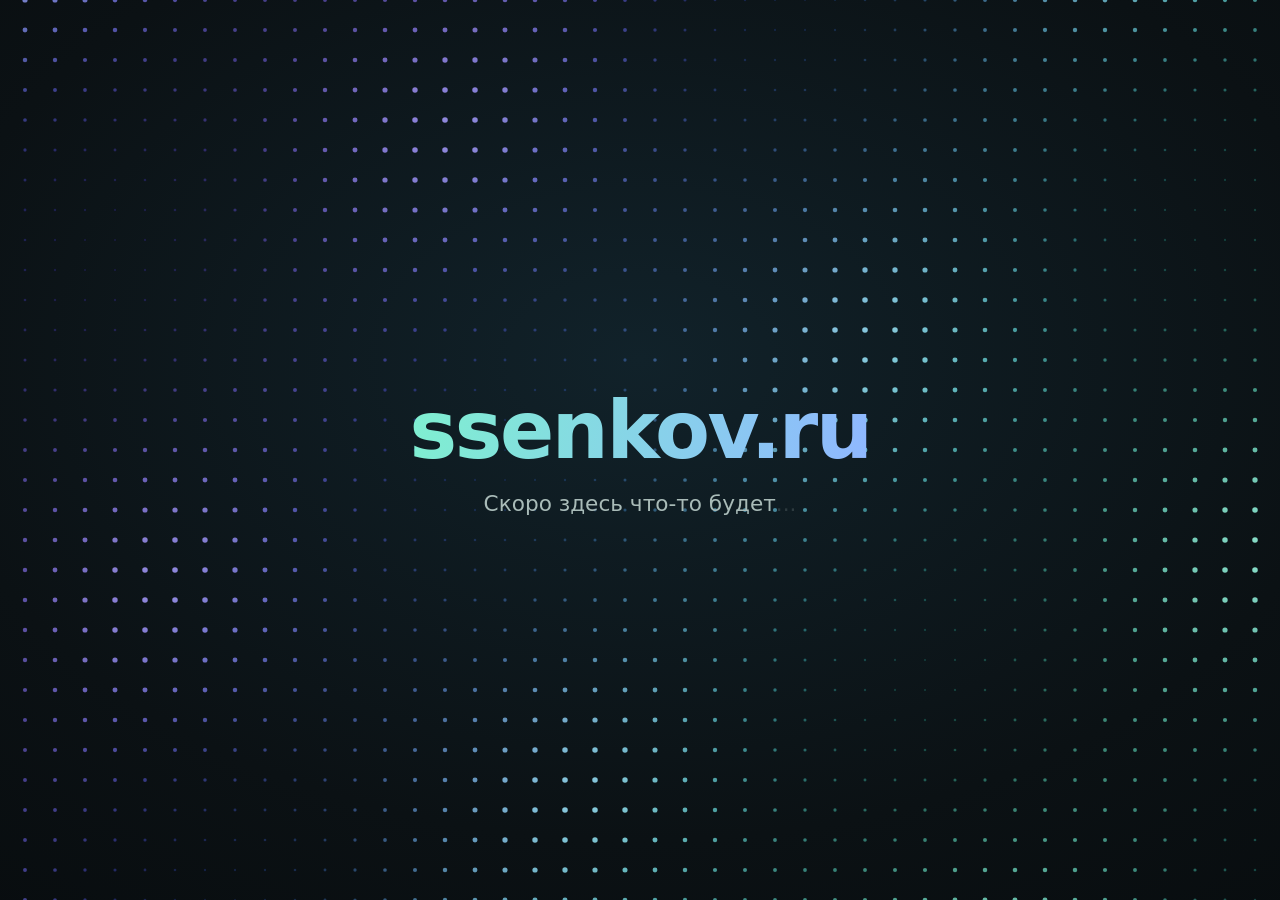
<file: index.html>
<!doctype html>
<html lang="ru">
<head>
<meta charset="utf-8">
<meta name="viewport" content="width=device-width, initial-scale=1, viewport-fit=cover">
<title>ssenkov.ru</title>
<meta name="description" content="Скоро здесь что-то будет.">
<meta name="theme-color" content="#0b1114">
<link rel="icon" href="/favicon.svg" type="image/svg+xml">
<style>
  :root { color-scheme: dark; }
  * { box-sizing: border-box; }
  html, body { height: 100%; margin: 0; }
  body {
    background: radial-gradient(1200px 800px at 50% 40%, #11222a 0%, #0b1114 60%, #070b0d 100%);
    color: #e9f3f1;
    font-family: system-ui, -apple-system, "Segoe UI", Roboto, "Helvetica Neue", Arial, sans-serif;
    overflow: hidden;
  }
  canvas { position: fixed; inset: 0; width: 100%; height: 100%; display: block; }
  main {
    position: relative;
    z-index: 1;
    min-height: 100%;
    display: grid;
    place-content: center;
    gap: 14px;
    padding: 24px;
    text-align: center;
    pointer-events: none;
  }
  h1 {
    margin: 0;
    font-size: clamp(2.4rem, 8vw, 5rem);
    font-weight: 700;
    letter-spacing: -0.03em;
    background: linear-gradient(100deg, #7ff0d0, #8fb8ff 50%, #c4a2ff);
    background-size: 200% 100%;
    -webkit-background-clip: text;
    background-clip: text;
    color: transparent;
    animation: shift 8s ease-in-out infinite alternate;
  }
  p { margin: 0; font-size: clamp(1rem, 2.6vw, 1.35rem); color: #a9bbb8; }
  .dots span { animation: blink 1.4s infinite both; }
  .dots span:nth-child(2) { animation-delay: .2s; }
  .dots span:nth-child(3) { animation-delay: .4s; }
  @keyframes shift { to { background-position: 100% 0; } }
  @keyframes blink { 0%, 80%, 100% { opacity: .2; } 40% { opacity: 1; } }
  @media (prefers-reduced-motion: reduce) {
    h1, .dots span { animation: none; }
    .dots span { opacity: 1; }
  }
</style>
</head>
<body>
<canvas id="bg" aria-hidden="true"></canvas>
<main>
  <h1>ssenkov.ru</h1>
  <p>Скоро здесь что-то будет<span class="dots" aria-hidden="true"><span>.</span><span>.</span><span>.</span></span></p>
</main>
<script>
(function () {
  var canvas = document.getElementById('bg');
  var ctx = canvas.getContext('2d');
  var reduce = window.matchMedia && window.matchMedia('(prefers-reduced-motion: reduce)').matches;
  var dpr = 1, w = 0, h = 0, cols = 0, rows = 0, gap = 30;
  var pointer = { x: -9999, y: -9999, active: false };

  function resize() {
    dpr = Math.min(window.devicePixelRatio || 1, 2);
    w = window.innerWidth;
    h = window.innerHeight;
    canvas.width = Math.round(w * dpr);
    canvas.height = Math.round(h * dpr);
    ctx.setTransform(dpr, 0, 0, dpr, 0, 0);
    gap = w < 600 ? 24 : 30;
    cols = Math.ceil(w / gap) + 1;
    rows = Math.ceil(h / gap) + 1;
    if (reduce) draw(0);
  }

  function draw(t) {
    ctx.clearRect(0, 0, w, h);
    var ox = (w - (cols - 1) * gap) / 2;
    var oy = (h - (rows - 1) * gap) / 2;
    for (var i = 0; i < cols; i++) {
      for (var j = 0; j < rows; j++) {
        var x = ox + i * gap, y = oy + j * gap;
        // две бегущие волны задают яркость, размер и оттенок точки
        var a = Math.sin(t * 0.0011 + i * 0.35 + j * 0.22);
        var b = Math.sin(t * 0.0007 - i * 0.16 + j * 0.31 + 1.7);
        var k = 0.5 + 0.25 * a + 0.25 * b;
        var dx = x - pointer.x, dy = y - pointer.y;
        var near = pointer.active ? Math.max(0, 1 - Math.sqrt(dx * dx + dy * dy) / 140) : 0;
        var r = 1.1 + 1.7 * k + 2.6 * near;
        var hue = 165 + 85 * (0.5 + 0.5 * Math.sin(t * 0.0004 + i * 0.08 + j * 0.05));
        ctx.fillStyle = 'hsla(' + hue.toFixed(0) + ',85%,' + (58 + 20 * k + 15 * near).toFixed(0) + '%,' + (0.18 + 0.7 * k + 0.3 * near).toFixed(2) + ')';
        ctx.beginPath();
        ctx.arc(x, y, r, 0, 6.2832);
        ctx.fill();
      }
    }
  }

  function loop(t) {
    draw(t);
    requestAnimationFrame(loop);
  }

  window.addEventListener('resize', resize);
  window.addEventListener('pointermove', function (e) { pointer.x = e.clientX; pointer.y = e.clientY; pointer.active = true; });
  window.addEventListener('pointerleave', function () { pointer.active = false; });
  resize();
  if (!reduce) requestAnimationFrame(loop);
})();
</script>
</body>
</html>
</file>
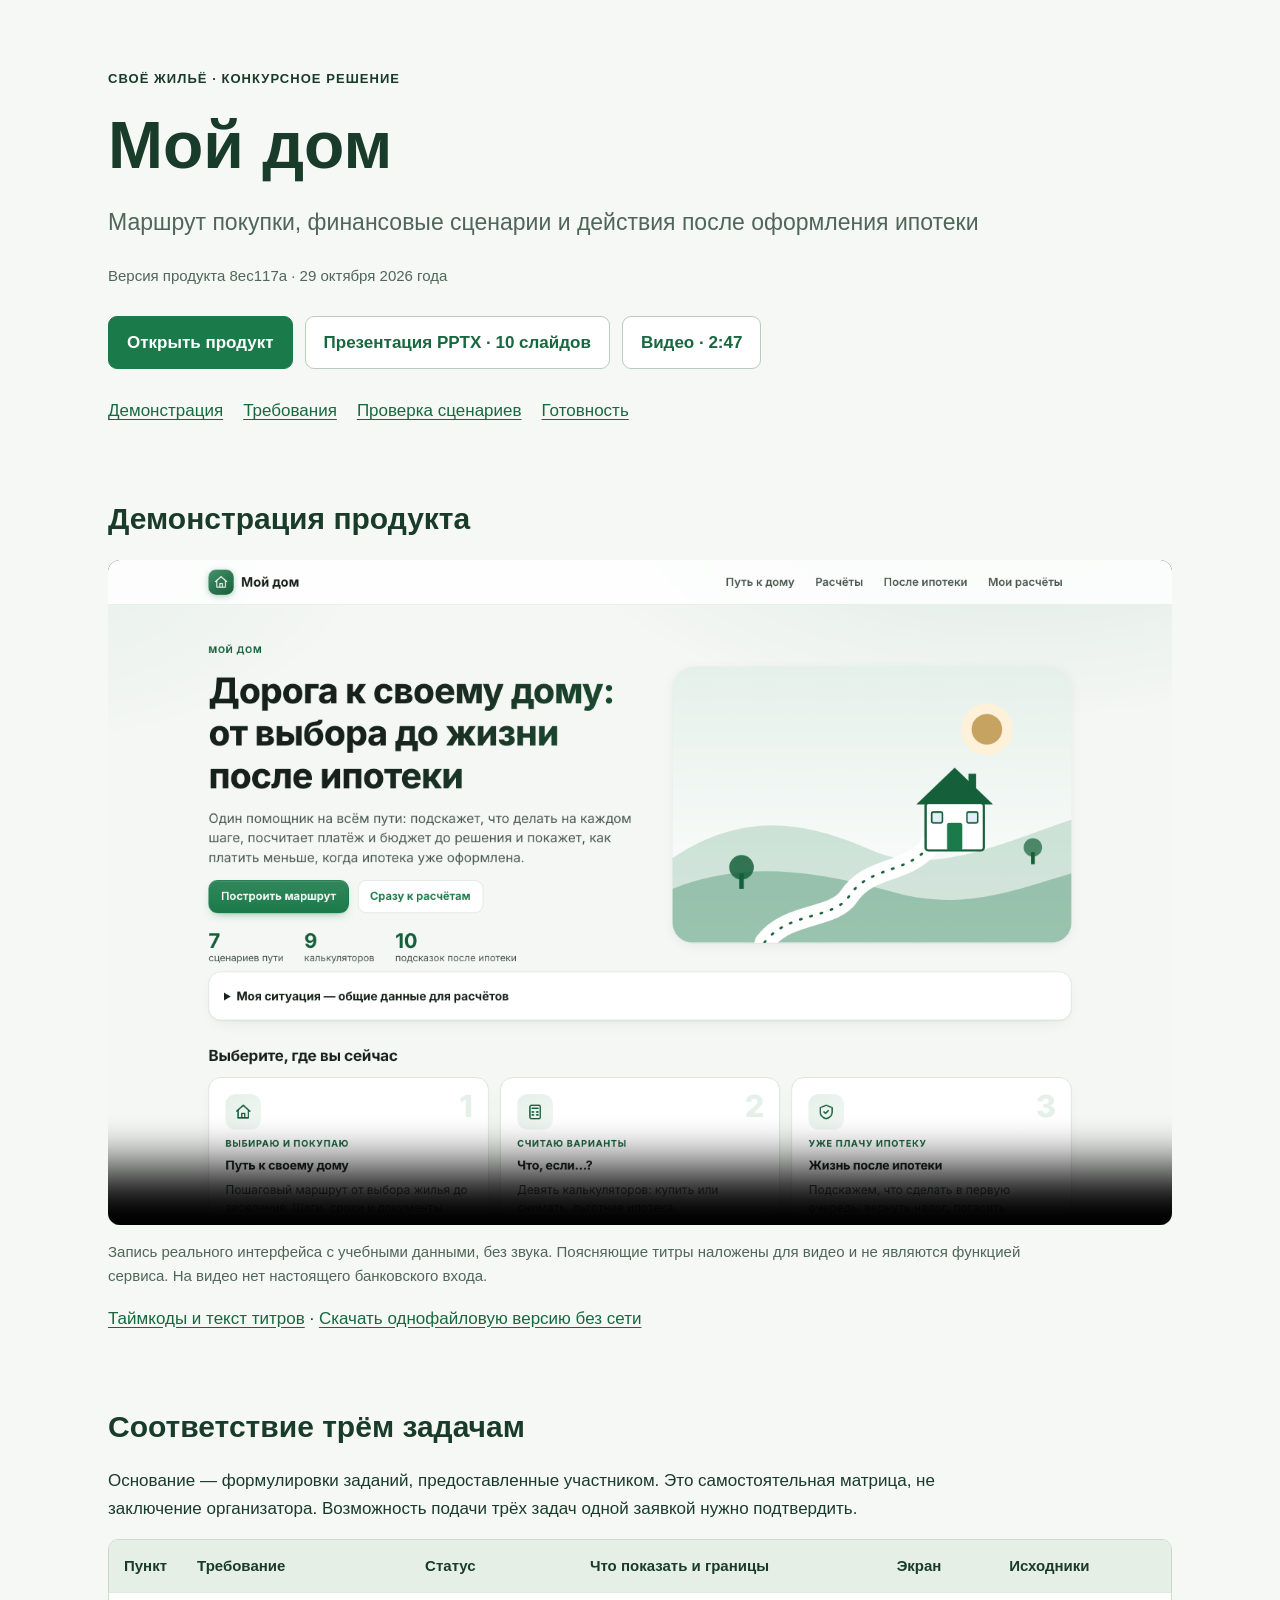
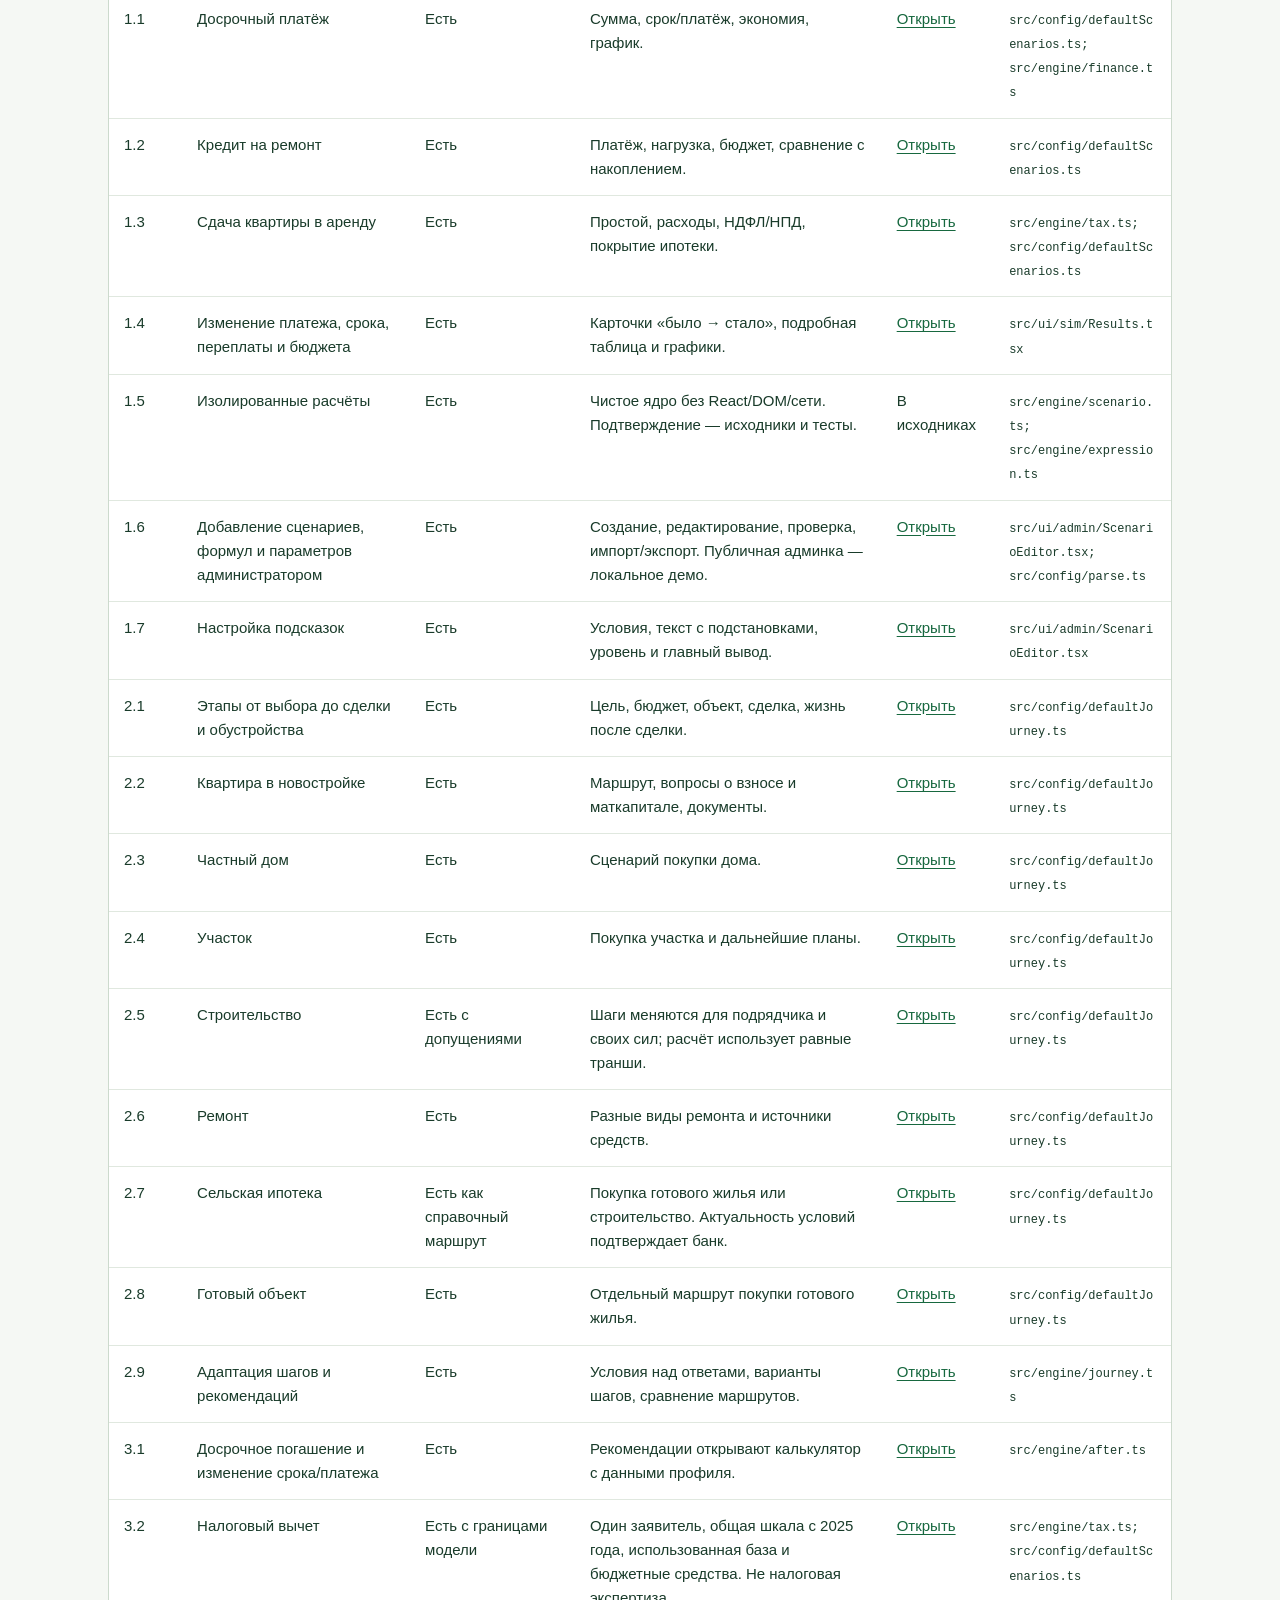
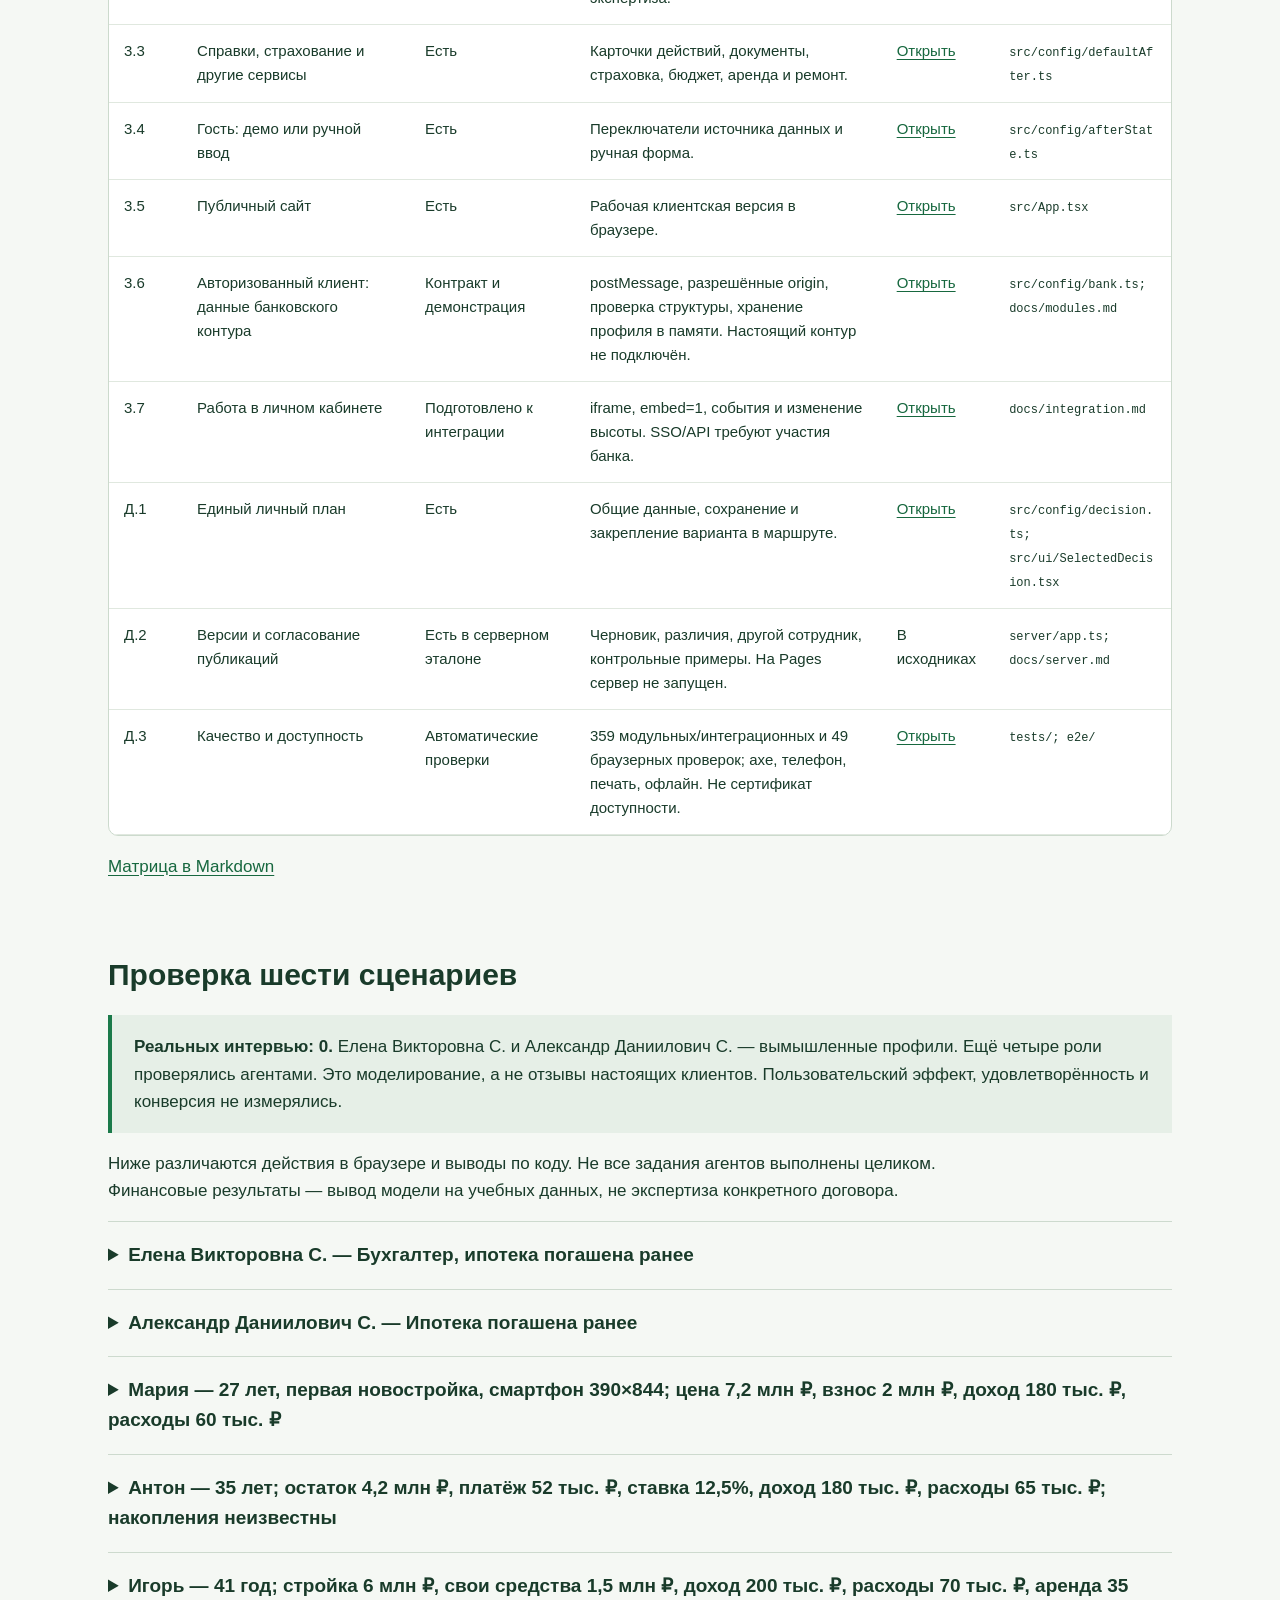
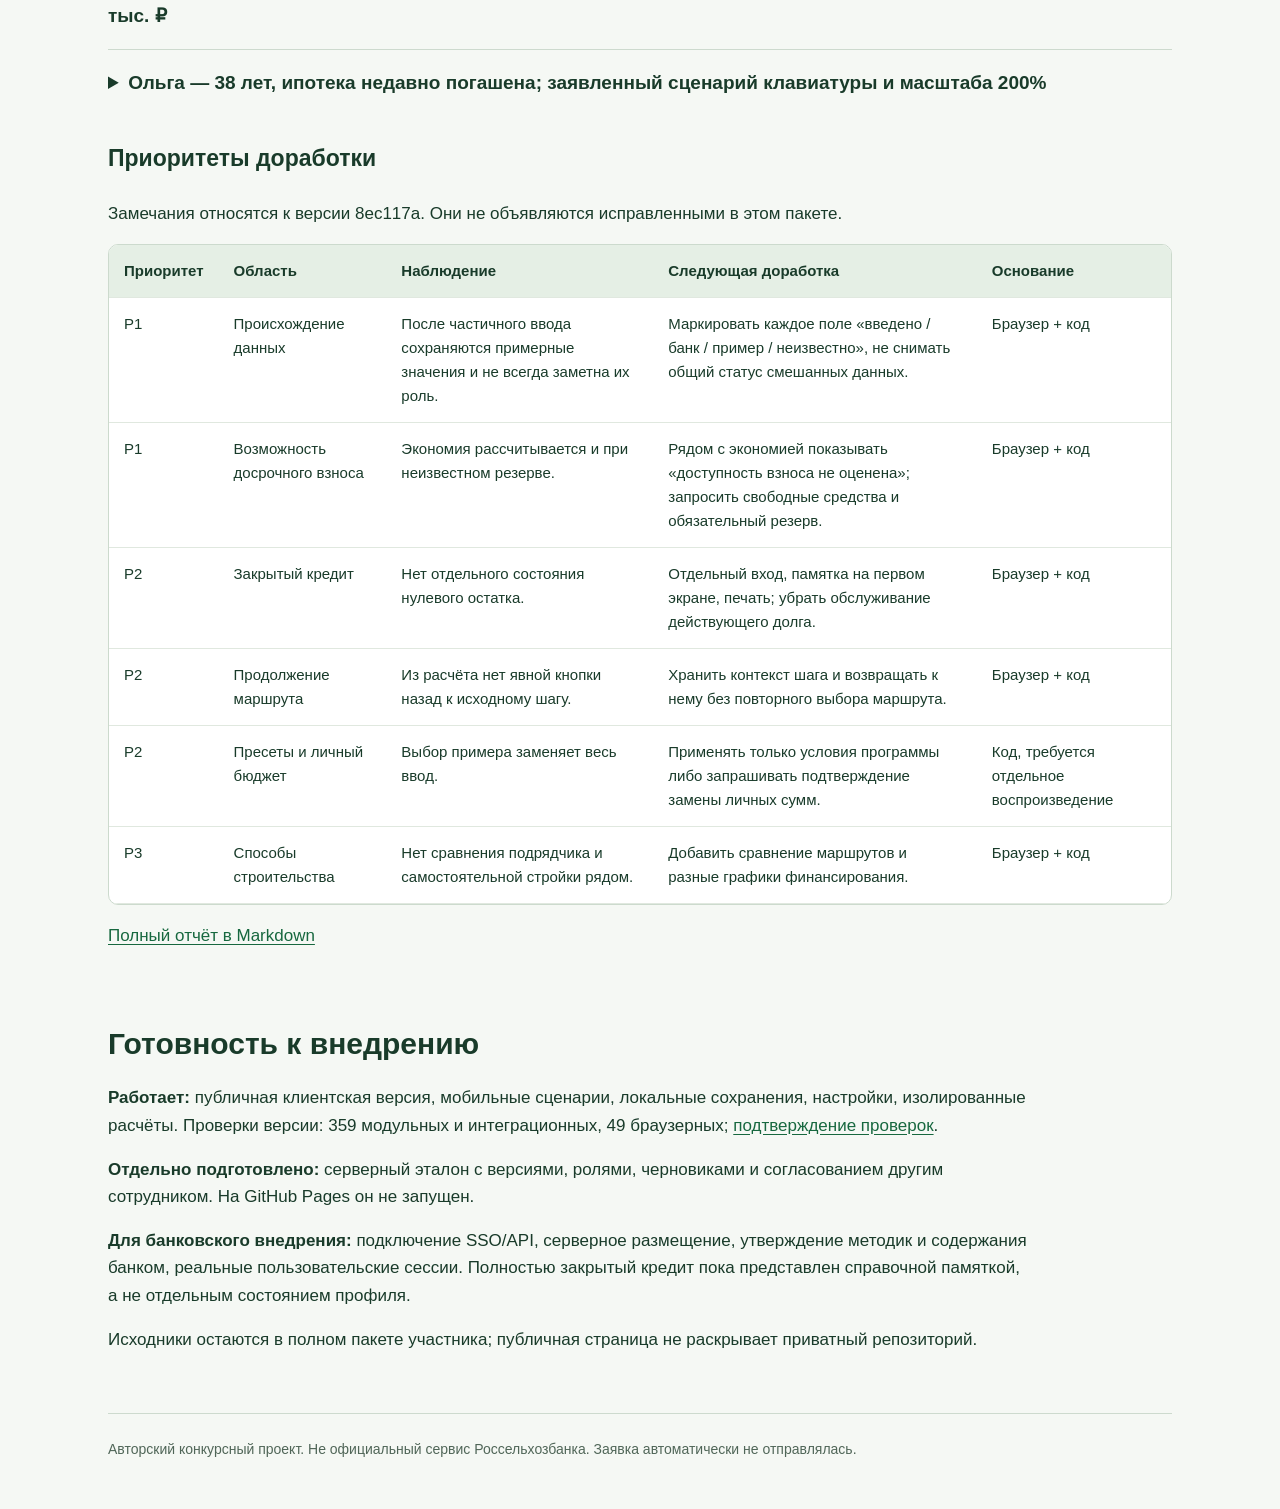
<file: rshb-materials/index.html>
<!doctype html><html lang="ru"><meta charset="utf-8"><meta name="viewport" content="width=device-width,initial-scale=1"><title>Мой дом — конкурсный пакет</title><meta name="description" content="Презентация, демонстрация, соответствие требованиям и синтетическая проверка проекта Мой дом"><style>*{box-sizing:border-box}html{scroll-behavior:smooth}body{margin:0;background:#f5f8f4;color:#193b2a;font:17px/1.6 Arial,sans-serif}main{max-width:1120px;margin:auto;padding:56px 28px}h1{font-size:clamp(36px,6vw,66px);line-height:1.08;margin:20px 0}h2{font-size:30px;line-height:1.25;margin:0 0 22px}h3{font-size:23px}p{max-width:920px}a{color:#17683f;text-underline-offset:3px}a:focus-visible,summary:focus-visible,button:focus-visible{outline:3px solid #b77212;outline-offset:5px}section{margin-top:64px;padding-top:12px;scroll-margin-top:20px}.eyebrow{letter-spacing:.08em;font-weight:bold;font-size:13px}.lead{font-size:23px;color:#4f6658}.links{display:flex;gap:12px;flex-wrap:wrap;margin:28px 0}.links a{display:inline-block;padding:12px 18px;border:1px solid #b9ccbf;border-radius:9px;background:white;text-decoration:none;font-weight:bold}.links a.primary{background:#1b7a4a;color:white;border-color:#1b7a4a}.notice{background:#e6efe7;border-left:4px solid #1b7a4a;padding:18px 22px}.muted{color:#506658;font-size:15px}.profile{border-top:1px solid #cddace;padding:18px 0}.profile summary{cursor:pointer;font-weight:bold;font-size:19px}.tag{font-weight:bold;color:#17683f}.table-scroll{overflow-x:auto;border:1px solid #ccdacd;border-radius:10px;background:white}table{border-collapse:collapse;width:100%;min-width:850px;font-size:15px}th,td{padding:14px 15px;border-bottom:1px solid #e0e8df;text-align:left;vertical-align:top}th{background:#e5efe5;color:#193b2a}td code{font-size:12px;white-space:normal;overflow-wrap:anywhere}video{display:block;width:100%;height:auto;background:#10271f;border-radius:12px}figure{margin:24px 0}figure img{width:100%;border-radius:10px}figcaption{font-size:14px;color:#506658}nav{display:flex;gap:20px;flex-wrap:wrap}footer{margin-top:60px;border-top:1px solid #cddace;padding-top:24px;font-size:14px;color:#506658}@media(max-width:600px){main{padding:28px 18px}.lead{font-size:20px}h2{font-size:26px}section{margin-top:42px}.links a{width:100%}}@media(prefers-reduced-motion:reduce){html{scroll-behavior:auto}}@media print{body{background:white}main{padding:0}video,.links,nav{display:none}details>*{display:block}section{break-before:page}.table-scroll{overflow:visible}table{min-width:0;font-size:10px}th,td{padding:6px}a{color:inherit}}</style><main><header><p class="eyebrow">СВОЁ ЖИЛЬЁ · КОНКУРСНОЕ РЕШЕНИЕ</p><h1>Мой дом</h1><p class="lead">Маршрут покупки, финансовые сценарии и действия после оформления ипотеки</p><p class="muted">Версия продукта 8ec117a · 29 октября 2026 года</p><div class="links"><a class="primary" href="https://ssenkov.ru/task_for_rshb/">Открыть продукт</a><a href="presentation.pptx" download>Презентация PPTX · 10 слайдов</a><a href="demo.webm" download>Видео · 2:47</a></div><nav aria-label="Материалы"><a href="#demo">Демонстрация</a><a href="#requirements">Требования</a><a href="#review">Проверка сценариев</a><a href="#limits">Готовность</a></nav></header><section id="demo"><h2>Демонстрация продукта</h2><video controls preload="metadata" poster="screens/01-home.png" aria-label="Демонстрация Мой дом с поясняющими титрами"><source src="demo.webm" type="video/webm">Ваш браузер не поддерживает видео. <a href="demo.webm">Скачать запись</a></video><p class="muted">Запись реального интерфейса с учебными данными, без звука. Поясняющие титры наложены для видео и не являются функцией сервиса. На видео нет настоящего банковского входа.</p><p><a href="demo-script.md">Таймкоды и текст титров</a> · <a href="app-single.html" download>Скачать однофайловую версию без сети</a></p></section><section id="requirements"><h2>Соответствие трём задачам</h2><p>Основание — формулировки заданий, предоставленные участником. Это самостоятельная матрица, не заключение организатора. Возможность подачи трёх задач одной заявкой нужно подтвердить.</p><div class="table-scroll" tabindex="0" role="region" aria-label="Таблица"><table><thead><tr><th scope="col">Пункт</th><th scope="col">Требование</th><th scope="col">Статус</th><th scope="col">Что показать и границы</th><th scope="col">Экран</th><th scope="col">Исходники</th></tr></thead><tbody><tr><td>1.1</td><td>Досрочный платёж</td><td>Есть</td><td>Сумма, срок/платёж, экономия, график.</td><td><a href="https://ssenkov.ru/task_for_rshb/#/s/early-repayment" target="_blank" rel="noopener noreferrer">Открыть</a></td><td><code>src/config/defaultScenarios.ts; src/engine/finance.ts</code></td></tr><tr><td>1.2</td><td>Кредит на ремонт</td><td>Есть</td><td>Платёж, нагрузка, бюджет, сравнение с накоплением.</td><td><a href="https://ssenkov.ru/task_for_rshb/#/s/renovation-loan" target="_blank" rel="noopener noreferrer">Открыть</a></td><td><code>src/config/defaultScenarios.ts</code></td></tr><tr><td>1.3</td><td>Сдача квартиры в аренду</td><td>Есть</td><td>Простой, расходы, НДФЛ/НПД, покрытие ипотеки.</td><td><a href="https://ssenkov.ru/task_for_rshb/#/s/rent-out" target="_blank" rel="noopener noreferrer">Открыть</a></td><td><code>src/engine/tax.ts; src/config/defaultScenarios.ts</code></td></tr><tr><td>1.4</td><td>Изменение платежа, срока, переплаты и бюджета</td><td>Есть</td><td>Карточки «было → стало», подробная таблица и графики.</td><td><a href="https://ssenkov.ru/task_for_rshb/#/s/refinance" target="_blank" rel="noopener noreferrer">Открыть</a></td><td><code>src/ui/sim/Results.tsx</code></td></tr><tr><td>1.5</td><td>Изолированные расчёты</td><td>Есть</td><td>Чистое ядро без React/DOM/сети. Подтверждение — исходники и тесты.</td><td>В исходниках</td><td><code>src/engine/scenario.ts; src/engine/expression.ts</code></td></tr><tr><td>1.6</td><td>Добавление сценариев, формул и параметров администратором</td><td>Есть</td><td>Создание, редактирование, проверка, импорт/экспорт. Публичная админка — локальное демо.</td><td><a href="https://ssenkov.ru/task_for_rshb/#/admin" target="_blank" rel="noopener noreferrer">Открыть</a></td><td><code>src/ui/admin/ScenarioEditor.tsx; src/config/parse.ts</code></td></tr><tr><td>1.7</td><td>Настройка подсказок</td><td>Есть</td><td>Условия, текст с подстановками, уровень и главный вывод.</td><td><a href="https://ssenkov.ru/task_for_rshb/#/admin/early-repayment" target="_blank" rel="noopener noreferrer">Открыть</a></td><td><code>src/ui/admin/ScenarioEditor.tsx</code></td></tr><tr><td>2.1</td><td>Этапы от выбора до сделки и обустройства</td><td>Есть</td><td>Цель, бюджет, объект, сделка, жизнь после сделки.</td><td><a href="https://ssenkov.ru/task_for_rshb/#/path" target="_blank" rel="noopener noreferrer">Открыть</a></td><td><code>src/config/defaultJourney.ts</code></td></tr><tr><td>2.2</td><td>Квартира в новостройке</td><td>Есть</td><td>Маршрут, вопросы о взносе и маткапитале, документы.</td><td><a href="https://ssenkov.ru/task_for_rshb/#/path/flat" target="_blank" rel="noopener noreferrer">Открыть</a></td><td><code>src/config/defaultJourney.ts</code></td></tr><tr><td>2.3</td><td>Частный дом</td><td>Есть</td><td>Сценарий покупки дома.</td><td><a href="https://ssenkov.ru/task_for_rshb/#/path/house" target="_blank" rel="noopener noreferrer">Открыть</a></td><td><code>src/config/defaultJourney.ts</code></td></tr><tr><td>2.4</td><td>Участок</td><td>Есть</td><td>Покупка участка и дальнейшие планы.</td><td><a href="https://ssenkov.ru/task_for_rshb/#/path/land" target="_blank" rel="noopener noreferrer">Открыть</a></td><td><code>src/config/defaultJourney.ts</code></td></tr><tr><td>2.5</td><td>Строительство</td><td>Есть с допущениями</td><td>Шаги меняются для подрядчика и своих сил; расчёт использует равные транши.</td><td><a href="https://ssenkov.ru/task_for_rshb/#/path/build" target="_blank" rel="noopener noreferrer">Открыть</a></td><td><code>src/config/defaultJourney.ts</code></td></tr><tr><td>2.6</td><td>Ремонт</td><td>Есть</td><td>Разные виды ремонта и источники средств.</td><td><a href="https://ssenkov.ru/task_for_rshb/#/path/repair" target="_blank" rel="noopener noreferrer">Открыть</a></td><td><code>src/config/defaultJourney.ts</code></td></tr><tr><td>2.7</td><td>Сельская ипотека</td><td>Есть как справочный маршрут</td><td>Покупка готового жилья или строительство. Актуальность условий подтверждает банк.</td><td><a href="https://ssenkov.ru/task_for_rshb/#/path/rural" target="_blank" rel="noopener noreferrer">Открыть</a></td><td><code>src/config/defaultJourney.ts</code></td></tr><tr><td>2.8</td><td>Готовый объект</td><td>Есть</td><td>Отдельный маршрут покупки готового жилья.</td><td><a href="https://ssenkov.ru/task_for_rshb/#/path/ready" target="_blank" rel="noopener noreferrer">Открыть</a></td><td><code>src/config/defaultJourney.ts</code></td></tr><tr><td>2.9</td><td>Адаптация шагов и рекомендаций</td><td>Есть</td><td>Условия над ответами, варианты шагов, сравнение маршрутов.</td><td><a href="https://ssenkov.ru/task_for_rshb/#/path/build" target="_blank" rel="noopener noreferrer">Открыть</a></td><td><code>src/engine/journey.ts</code></td></tr><tr><td>3.1</td><td>Досрочное погашение и изменение срока/платежа</td><td>Есть</td><td>Рекомендации открывают калькулятор с данными профиля.</td><td><a href="https://ssenkov.ru/task_for_rshb/#/after" target="_blank" rel="noopener noreferrer">Открыть</a></td><td><code>src/engine/after.ts</code></td></tr><tr><td>3.2</td><td>Налоговый вычет</td><td>Есть с границами модели</td><td>Один заявитель, общая шкала с 2025 года, использованная база и бюджетные средства. Не налоговая экспертиза.</td><td><a href="https://ssenkov.ru/task_for_rshb/#/s/tax-deduction" target="_blank" rel="noopener noreferrer">Открыть</a></td><td><code>src/engine/tax.ts; src/config/defaultScenarios.ts</code></td></tr><tr><td>3.3</td><td>Справки, страхование и другие сервисы</td><td>Есть</td><td>Карточки действий, документы, страховка, бюджет, аренда и ремонт.</td><td><a href="https://ssenkov.ru/task_for_rshb/#/after" target="_blank" rel="noopener noreferrer">Открыть</a></td><td><code>src/config/defaultAfter.ts</code></td></tr><tr><td>3.4</td><td>Гость: демо или ручной ввод</td><td>Есть</td><td>Переключатели источника данных и ручная форма.</td><td><a href="https://ssenkov.ru/task_for_rshb/#/after" target="_blank" rel="noopener noreferrer">Открыть</a></td><td><code>src/config/afterState.ts</code></td></tr><tr><td>3.5</td><td>Публичный сайт</td><td>Есть</td><td>Рабочая клиентская версия в браузере.</td><td><a href="https://ssenkov.ru/task_for_rshb/" target="_blank" rel="noopener noreferrer">Открыть</a></td><td><code>src/App.tsx</code></td></tr><tr><td>3.6</td><td>Авторизованный клиент: данные банковского контура</td><td>Контракт и демонстрация</td><td>postMessage, разрешённые origin, проверка структуры, хранение профиля в памяти. Настоящий контур не подключён.</td><td><a href="https://ssenkov.ru/task_for_rshb/#/after" target="_blank" rel="noopener noreferrer">Открыть</a></td><td><code>src/config/bank.ts; docs/modules.md</code></td></tr><tr><td>3.7</td><td>Работа в личном кабинете</td><td>Подготовлено к интеграции</td><td>iframe, embed=1, события и изменение высоты. SSO/API требуют участия банка.</td><td><a href="https://ssenkov.ru/task_for_rshb/?embed=1#/after" target="_blank" rel="noopener noreferrer">Открыть</a></td><td><code>docs/integration.md</code></td></tr><tr><td>Д.1</td><td>Единый личный план</td><td>Есть</td><td>Общие данные, сохранение и закрепление варианта в маршруте.</td><td><a href="https://ssenkov.ru/task_for_rshb/#/saved" target="_blank" rel="noopener noreferrer">Открыть</a></td><td><code>src/config/decision.ts; src/ui/SelectedDecision.tsx</code></td></tr><tr><td>Д.2</td><td>Версии и согласование публикаций</td><td>Есть в серверном эталоне</td><td>Черновик, различия, другой сотрудник, контрольные примеры. На Pages сервер не запущен.</td><td>В исходниках</td><td><code>server/app.ts; docs/server.md</code></td></tr><tr><td>Д.3</td><td>Качество и доступность</td><td>Автоматические проверки</td><td>359 модульных/интеграционных и 49 браузерных проверок; axe, телефон, печать, офлайн. Не сертификат доступности.</td><td><a href="https://github.com/dext01/ssenkov/actions/runs/40907568205" target="_blank" rel="noopener noreferrer">Открыть</a></td><td><code>tests/; e2e/</code></td></tr></tbody></table></div><p><a href="requirements.md">Матрица в Markdown</a></p></section><section id="review"><h2>Проверка шести сценариев</h2><div class="notice"><b>Реальных интервью: 0.</b> Елена Викторовна С. и Александр Даниилович С. — вымышленные профили. Ещё четыре роли проверялись агентами. Это моделирование, а не отзывы настоящих клиентов. Пользовательский эффект, удовлетворённость и конверсия не измерялись.</div><p>Ниже различаются действия в браузере и выводы по коду. Не все задания агентов выполнены целиком. Финансовые результаты — вывод модели на учебных данных, не экспертиза конкретного договора.</p><details class="profile"><summary>Елена Викторовна С. — Бухгалтер, ипотека погашена ранее</summary><p class="tag">Вымышленный профиль, не реальный респондент</p><p><b>Метод:</b> Фактический проход в Chromium по вымышленным данным</p><ul><li>Открыть расчёт вычета после погашенной ипотеки — выполнено.</li><li>Указать стоимость 4,8 млн ₽, проценты 900 тыс. ₽, зарплату 90 тыс. ₽ и удержанный НДФЛ 130 тыс. ₽ — выполнено.</li><li>Различить годовой возврат и общий ориентир — проверено наличие пояснения, понимание человеком не проверено.</li></ul><p><b>Наблюдения</b></p><ul><li>Модель показала общий ориентир по 13% — 377 000 ₽, за выбранный год — 130 000 ₽, условный срок — 3 года.</li><li>Удержанный налог ограничивает годовой результат; это не проверка права на вычет по конкретному договору.</li></ul><p><b>Полезно:</b> Отдельный ввод удержанного налога и раскрытая методика.</p><p><b>Затруднение:</b> Важно сохранить различие между ориентиром по 13% и фактическим возвратом по доходам каждого года.</p><p><a href="screens/08-elena-tax.png">Снимок проверенного сценария</a></p></details><details class="profile"><summary>Александр Даниилович С. — Ипотека погашена ранее</summary><p class="tag">Вымышленный профиль, не реальный респондент</p><p><b>Метод:</b> Фактический проход в Chromium по вымышленным данным</p><ul><li>Найти порядок действий после полного погашения — выполнено: шесть пунктов внизу раздела.</li><li>Указать нулевой остаток как состояние закрытого кредита — не поддерживается: форма показывает минимум 10 000 ₽.</li><li>Найти отдельную печать чек-листа закрытия — отдельной кнопки в блоке нет; системная печать не оценивалась.</li></ul><p><b>Наблюдения</b></p><ul><li>В памятке перечислены справка о погашении, снятие обременения, закладная, проверка ЕГРН и хранение документов.</li><li>Полностью погашенный кредит пока не выделен отдельным состоянием.</li></ul><p><b>Полезно:</b> Порядок действий после последнего платежа доступен без входа.</p><p><b>Затруднение:</b> Название «Жизнь после ипотеки» можно понять как период после закрытия, хотя основной модуль предназначен для обслуживания оформленного кредита.</p><p><a href="screens/09-alexander-closing.png">Снимок проверенного сценария</a></p></details><details class="profile"><summary>Мария — 27 лет, первая новостройка, смартфон 390×844; цена 7,2 млн ₽, взнос 2 млн ₽, доход 180 тыс. ₽, расходы 60 тыс. ₽</summary><p class="tag">Синтетическая роль агента</p><p><b>Метод:</b> Браузер: маршрут и переход в калькулятор; подстановка и закрепление — анализ кода, агент не выполнил их целиком</p><ul><li>Найти маршрут новостройки — выполнено в браузере.</li><li>Применить общие суммы и сравнить программы — агентом не завершено; механизм найден в коде.</li><li>Сохранить вариант и закрепить за планом — агентом не исполнено; механизм найден в коде.</li></ul><p><b>Наблюдения</b></p><ul><li>Маршрут новостройки содержит шаги, документы и ссылки в расчёты.</li><li>После подстановки своих сумм часть параметров всё ещё берётся из примера.</li></ul><p><b>Полезно:</b> Понятный вход в новостройку и мобильный помощник.</p><p><b>Затруднение:</b> Нужна постоянная маркировка происхождения данных; выбор пресета заменяет весь ввод; нет прямого возврата к исходному шагу.</p><p><a href="screens/10-path-steps.png">Иллюстрация похожего экрана, не запись сессии агента</a></p></details><details class="profile"><summary>Антон — 35 лет; остаток 4,2 млн ₽, платёж 52 тыс. ₽, ставка 12,5%, доход 180 тыс. ₽, расходы 65 тыс. ₽; накопления неизвестны</summary><p class="tag">Синтетическая роль агента</p><p><b>Метод:</b> Фактические действия в браузере и анализ кода</p><ul><li>Ввести остаток и фактический платёж — выполнено, показан платёж 52 000 ₽.</li><li>Рассчитать досрочное 300 000 ₽ — выполнено; доступность взноса и резерва не оценена.</li><li>Отложить рекомендацию и вернуть — выполнено; истечение семи суток ожиданием не проверено.</li></ul><p><b>Наблюдения</b></p><ul><li>Модель дала оставшийся срок 178 месяцев; после взноса — 147 месяцев, экономию около 1,312 млн ₽. Это результаты модели, не независимый аудит банковского графика.</li><li>Примерные цена жилья, страховка и статус вычета могут остаться после частичного ввода персональных данных.</li></ul><p><b>Полезно:</b> Фактический платёж сохраняется при переходе к расчёту; откладывание обратимо.</p><p><b>Затруднение:</b> Нужно отделить экономию от возможности внести деньги и обозначить расчёт срока «от сегодня», а не как полную историю кредита.</p><p><a href="screens/04-early.png">Иллюстрация похожего экрана, не запись сессии агента</a></p></details><details class="profile"><summary>Игорь — 41 год; стройка 6 млн ₽, свои средства 1,5 млн ₽, доход 200 тыс. ₽, расходы 70 тыс. ₽, аренда 35 тыс. ₽</summary><p class="tag">Синтетическая роль агента</p><p><b>Метод:</b> Фактические действия в браузере и анализ кода</p><ul><li>Сравнить маршруты подрядчика и самостоятельной стройки — переключение выполнено; сравнения двух способов рядом нет.</li><li>Оценить расходы во время стройки — выполнено при примерных 13%, 12 месяцах стройки и 20 годах после сдачи.</li><li>Найти документы и сохранить план — документы найдены; повторный заход сохранил ответ, полная проверка отметок и PDF не выполнялась.</li></ul><p><b>Наблюдения</b></p><ul><li>На пике модель показала проценты 48 750 ₽ плюс аренду 35 000 ₽; с бытовыми расходами — 153 750 ₽ и остаток 46 250 ₽.</li><li>Оба способа стройки используют модель равных траншей; график оплат конкретного подрядчика не моделируется.</li></ul><p><b>Полезно:</b> Аренда учтена отдельно, документы находятся в соответствующем шаге.</p><p><b>Затруднение:</b> Следует сравнивать два способа стройки рядом и явно показывать допущение равных траншей.</p><p>Основание: отчёт агента, снимок не приложен.</p></details><details class="profile"><summary>Ольга — 38 лет, ипотека недавно погашена; заявленный сценарий клавиатуры и масштаба 200%</summary><p class="tag">Синтетическая роль агента</p><p><b>Метод:</b> Браузер: раздел и дерево доступности; код. Полный клавиатурный проход, масштаб 200% и печать не проверены</p><ul><li>Найти действия после погашения — блок найден.</li><li>Найти справки, сведения об обременении и вычете — информация найдена; понимание человеком не измерялось.</li><li>Сохранить или распечатать памятку — не проверено; отдельной кнопки нет.</li></ul><p><b>Наблюдения</b></p><ul><li>Памятка закрытия находится после формы и рекомендаций действующему заёмщику.</li><li>Состояние нулевого остатка не поддерживается.</li></ul><p><b>Полезно:</b> Есть последовательность действий и различение справки о погашении и проверки ЕГРН.</p><p><b>Затруднение:</b> Нужен отдельный вход «Ипотека погашена»; доступность при 200% требует настоящей проверки.</p><p><a href="screens/09-alexander-closing.png">Иллюстрация похожего экрана, не запись сессии агента</a></p></details><h3>Приоритеты доработки</h3><p>Замечания относятся к версии 8ec117a. Они не объявляются исправленными в этом пакете.</p><div class="table-scroll" tabindex="0" role="region" aria-label="Таблица"><table><thead><tr><th scope="col">Приоритет</th><th scope="col">Область</th><th scope="col">Наблюдение</th><th scope="col">Следующая доработка</th><th scope="col">Основание</th></tr></thead><tbody><tr><td>P1</td><td>Происхождение данных</td><td>После частичного ввода сохраняются примерные значения и не всегда заметна их роль.</td><td>Маркировать каждое поле «введено / банк / пример / неизвестно», не снимать общий статус смешанных данных.</td><td>Браузер + код</td></tr><tr><td>P1</td><td>Возможность досрочного взноса</td><td>Экономия рассчитывается и при неизвестном резерве.</td><td>Рядом с экономией показывать «доступность взноса не оценена»; запросить свободные средства и обязательный резерв.</td><td>Браузер + код</td></tr><tr><td>P2</td><td>Закрытый кредит</td><td>Нет отдельного состояния нулевого остатка.</td><td>Отдельный вход, памятка на первом экране, печать; убрать обслуживание действующего долга.</td><td>Браузер + код</td></tr><tr><td>P2</td><td>Продолжение маршрута</td><td>Из расчёта нет явной кнопки назад к исходному шагу.</td><td>Хранить контекст шага и возвращать к нему без повторного выбора маршрута.</td><td>Браузер + код</td></tr><tr><td>P2</td><td>Пресеты и личный бюджет</td><td>Выбор примера заменяет весь ввод.</td><td>Применять только условия программы либо запрашивать подтверждение замены личных сумм.</td><td>Код, требуется отдельное воспроизведение</td></tr><tr><td>P3</td><td>Способы строительства</td><td>Нет сравнения подрядчика и самостоятельной стройки рядом.</td><td>Добавить сравнение маршрутов и разные графики финансирования.</td><td>Браузер + код</td></tr></tbody></table></div><p><a href="review-report.md">Полный отчёт в Markdown</a></p></section><section id="limits"><h2>Готовность к внедрению</h2><p><b>Работает:</b> публичная клиентская версия, мобильные сценарии, локальные сохранения, настройки, изолированные расчёты. Проверки версии: 359 модульных и интеграционных, 49 браузерных; <a href="verification.md">подтверждение проверок</a>.</p><p><b>Отдельно подготовлено:</b> серверный эталон с версиями, ролями, черновиками и согласованием другим сотрудником. На GitHub Pages он не запущен.</p><p><b>Для банковского внедрения:</b> подключение SSO/API, серверное размещение, утверждение методик и содержания банком, реальные пользовательские сессии. Полностью закрытый кредит пока представлен справочной памяткой, а не отдельным состоянием профиля.</p><p>Исходники остаются в полном пакете участника; публичная страница не раскрывает приватный репозиторий.</p></section><footer>Авторский конкурсный проект. Не официальный сервис Россельхозбанка. Заявка автоматически не отправлялась.</footer></main></html>
</file>
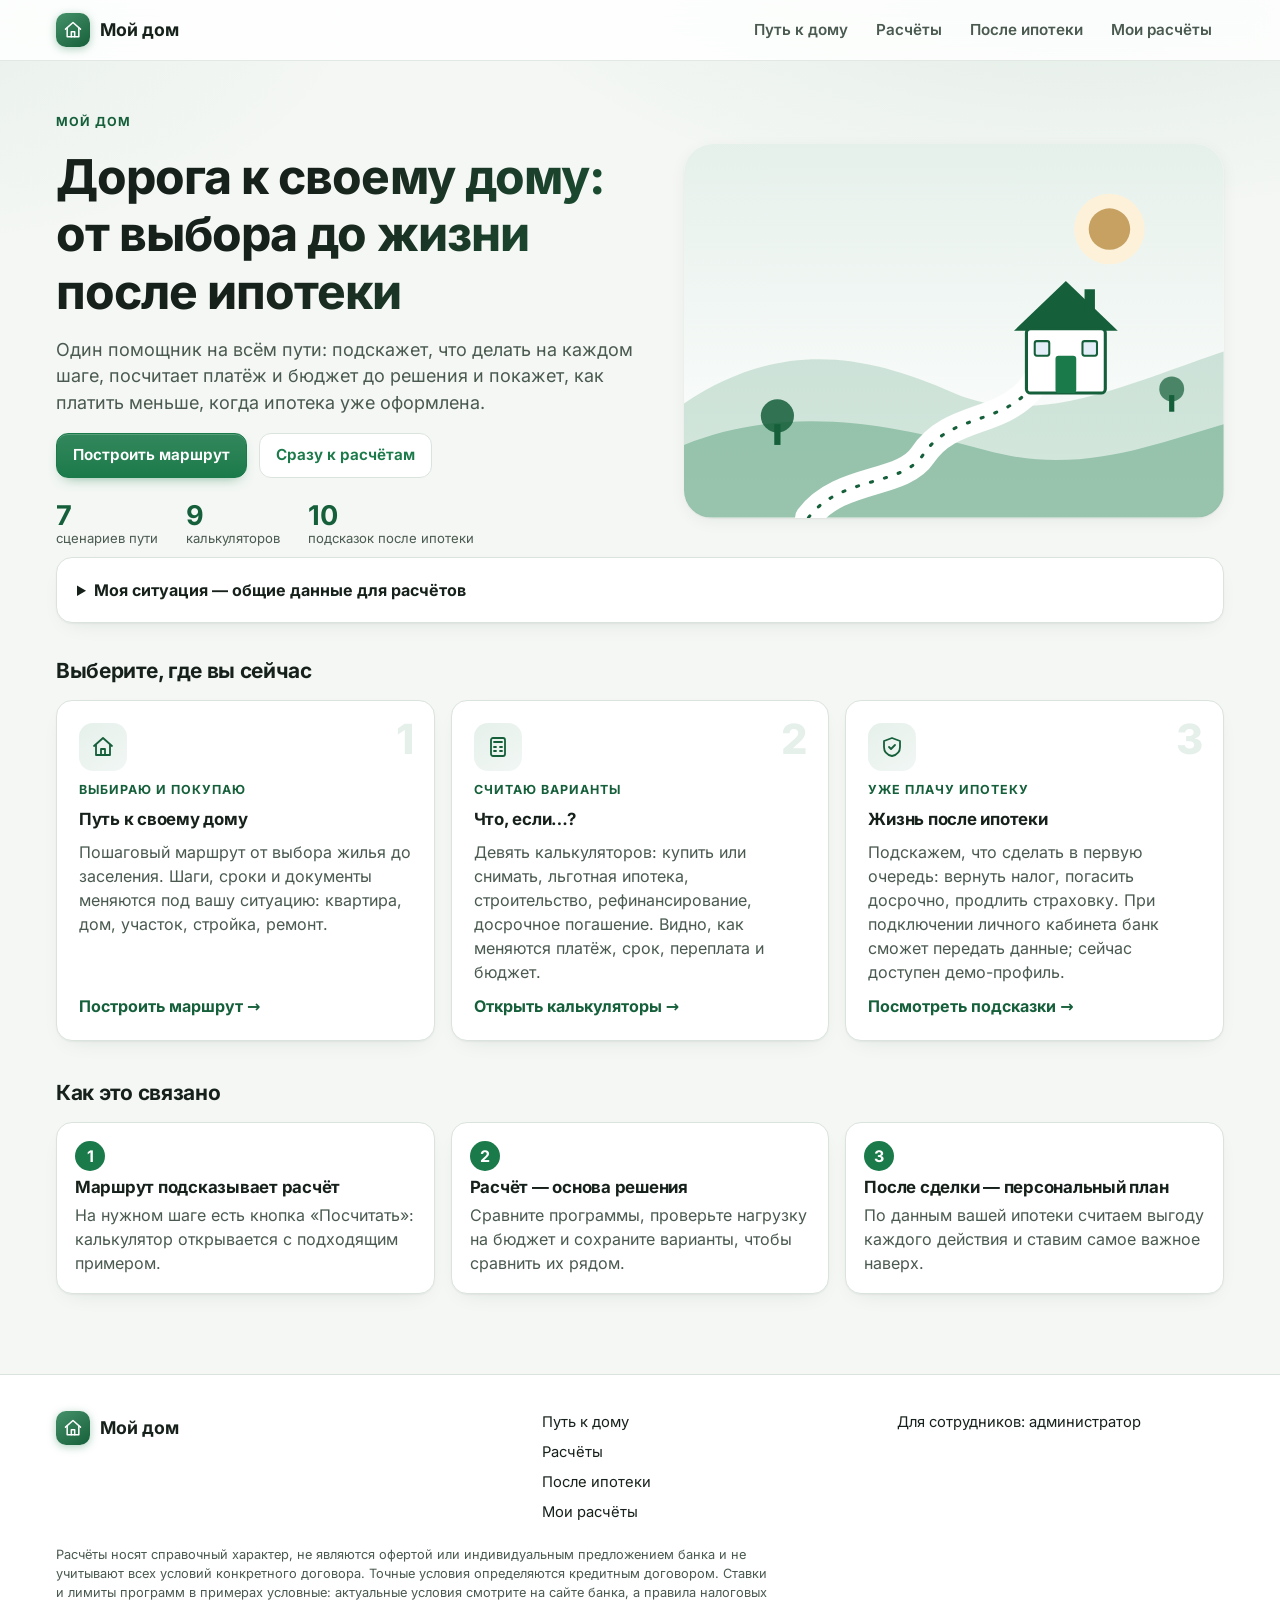
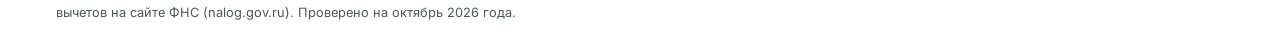
<file: task_for_rshb/index.html>
<!doctype html>
<html lang="ru">
  <head>
    <meta charset="UTF-8" />
    <meta name="viewport" content="width=device-width, initial-scale=1" />
    <meta name="description" content="Мой дом: пошаговый путь к своему дому, калькуляторы ипотеки и строительства и подсказки, как платить меньше после оформления ипотеки." />
    <meta name="theme-color" content="#1b7a4a" />
    <link rel="icon" href="./favicon.svg" type="image/svg+xml" />
    <link rel="manifest" href="./manifest.webmanifest" />
    <title>Мой дом — путь, расчёты и жизнь после ипотеки</title>
    <script type="module" crossorigin src="./assets/index-Bcath53B.js"></script>
    <link rel="modulepreload" crossorigin href="./assets/react-vendor-CjPCzsZA.js">
    <link rel="stylesheet" crossorigin href="./assets/index-fHqPqzhq.css">
  </head>
  <body>
    <div id="root"></div>
    <noscript>Для работы калькулятора нужен включённый JavaScript.</noscript>
  </body>
</html>
</file>
<file: task_for_rshb/assets/index-fHqPqzhq.css>
@font-face{font-family:Inter Variable;font-style:normal;font-display:swap;font-weight:100 900;src:url(./inter-cyrillic-wght-normal-DqGufNeO.woff2)format("woff2-variations");unicode-range:U+301,U+400-45F,U+490-491,U+4B0-4B1,U+2116}@font-face{font-family:Inter Variable;font-style:normal;font-display:swap;font-weight:100 900;src:url(./inter-latin-wght-normal-Dx4kXJAl.woff2)format("woff2-variations");unicode-range:U+??,U+131,U+152-153,U+2BB-2BC,U+2C6,U+2DA,U+2DC,U+304,U+308,U+329,U+2000-206F,U+20AC,U+2122,U+2191,U+2193,U+2212,U+2215,U+FEFF,U+FFFD}:root{--bg:#f4f7f4;--surface:#fff;--surface-2:#f0f4f1;--text:#17211b;--muted:#4a5a50;--border:#dbe3dd;--brand:#1b7a4a;--primary:var(--brand);--primary-strong:#145c38;--primary-soft:#e4f2ea;--on-primary:#fff;--success:#1b7a4a;--success-soft:#e4f2ea;--warning:#9a6200;--warning-soft:#fdf1d9;--danger:#b3261e;--danger-soft:#fbe6e4;--info:#25619b;--info-soft:#e3eef9;--chart-grid:#e3e9e4;--shadow:0 1px 2px #14281c0f, 0 4px 16px #14281c0d;--radius:14px;--radius-sm:10px;--font:"Inter Variable", "Inter", system-ui, -apple-system, "Segoe UI", Roboto, "Helvetica Neue", Arial, sans-serif;--mono:ui-monospace, "SF Mono", Menlo, Consolas, monospace;--lightningcss-light:initial;--lightningcss-dark: ;color-scheme:light}@media (prefers-color-scheme:dark){:root:not([data-theme=light]){--bg:#0e1511;--surface:#16201a;--surface-2:#1c2821;--text:#e8f0ea;--muted:#9db1a3;--border:#2a3a31;--primary:#3fb97a;--primary-strong:#5fd196;--primary-soft:#1a3025;--on-primary:#08150e;--success:#4cc487;--success-soft:#17301f;--warning:#e3aa44;--warning-soft:#33290f;--danger:#f08178;--danger-soft:#381816;--info:#7db4ea;--info-soft:#14283d;--chart-grid:#263830;--shadow:none;--lightningcss-light: ;--lightningcss-dark:initial;color-scheme:dark}}*{box-sizing:border-box}html{-webkit-text-size-adjust:100%}body{background:var(--bg);color:var(--text);font-family:var(--font);-webkit-font-smoothing:antialiased;margin:0;font-size:16px;line-height:1.5}h1,h2,h3,h4{letter-spacing:-.01em;margin:0;line-height:1.2}h1{font-size:clamp(1.6rem,1.2rem + 1.6vw,2.4rem)}h2{font-size:1.3rem}h3{font-size:1.05rem}p{margin:0}a{color:var(--primary)}code,.mono{font-family:var(--mono);font-size:.88em}button{font:inherit;color:inherit}:focus-visible{outline:3px solid color-mix(in srgb, var(--primary) 55%, transparent);outline-offset:2px;border-radius:6px}.sr-only{clip:rect(0 0 0 0);white-space:nowrap;width:1px;height:1px;position:absolute;overflow:hidden}.app{flex-direction:column;min-height:100vh;display:flex}.container{width:100%;max-width:1200px;margin:0 auto;padding:0 16px}.topbar{background:var(--surface);border-bottom:1px solid var(--border);z-index:20;position:sticky;top:0}.topbar .container{align-items:center;gap:16px;min-height:60px;display:flex}.brand{color:var(--text);align-items:center;gap:10px;font-size:1.1rem;font-weight:700;text-decoration:none;display:flex}.brand-mark{background:var(--primary);width:34px;height:34px;color:var(--on-primary);border-radius:10px;place-items:center;font-weight:800;display:grid}.nav{gap:4px;margin-left:auto;display:flex}.nav a{color:var(--muted);border-radius:8px;padding:8px 12px;font-size:.95rem;font-weight:600;text-decoration:none}.nav a:hover{background:var(--surface-2);color:var(--text)}.nav a[aria-current=page]{background:var(--primary-soft);color:var(--primary-strong)}main{flex:1;padding:24px 0 56px}.footer{border-top:1px solid var(--border);background:var(--surface);color:var(--muted);padding:20px 0;font-size:.85rem}.btn{border-radius:var(--radius-sm);border:1px solid var(--border);background:var(--surface);cursor:pointer;justify-content:center;align-items:center;gap:8px;min-height:42px;padding:10px 16px;font-size:.95rem;font-weight:600;text-decoration:none;transition:background .15s,border-color .15s,transform 50ms;display:inline-flex}.btn:hover{background:var(--surface-2)}.btn:active{transform:translateY(1px)}.btn:disabled{opacity:.5;cursor:not-allowed}.btn-primary{background:var(--primary);border-color:var(--primary);color:var(--on-primary)}.btn-primary:hover{background:var(--primary-strong);border-color:var(--primary-strong)}.btn-danger{color:var(--danger);border-color:color-mix(in srgb, var(--danger) 40%, var(--border))}.btn-danger:hover{background:var(--danger-soft)}.btn-ghost{background:0 0;border-color:#0000}.btn-sm{min-height:32px;padding:5px 10px;font-size:.85rem}.field{flex-direction:column;gap:6px;min-width:0;display:flex}.field>label,.field>.label{font-size:.9rem;font-weight:600}.help{color:var(--muted);font-size:.88rem}input[type=text],input[type=number],select,textarea{font:inherit;color:var(--text);background:var(--surface);border:1px solid var(--border);border-radius:var(--radius-sm);width:100%;min-height:42px;padding:9px 12px}textarea{resize:vertical;line-height:1.4}input:hover,select:hover,textarea:hover{border-color:color-mix(in srgb, var(--primary) 40%, var(--border))}input[aria-invalid=true],textarea[aria-invalid=true]{border-color:var(--danger)}input[type=checkbox]{width:18px;height:18px;accent-color:var(--primary)}input[type=range]{width:100%;accent-color:var(--primary);height:28px;margin:0}.card{background:var(--surface);border:1px solid var(--border);border-radius:var(--radius);box-shadow:var(--shadow)}.card-pad{padding:20px}.stack{flex-direction:column;gap:16px;display:flex}.row{flex-wrap:wrap;align-items:center;gap:12px;display:flex}.grow{flex:1}.muted{color:var(--muted)}.chip{border:1px solid var(--border);background:var(--surface);cursor:pointer;border-radius:999px;align-items:center;gap:6px;padding:5px 12px;font-size:.85rem;font-weight:600;display:inline-flex}.chip:hover{border-color:var(--primary);color:var(--primary-strong)}.badge{background:var(--surface-2);color:var(--muted);border-radius:999px;padding:2px 8px;font-size:.75rem;font-weight:700;display:inline-block}.badge-ok{background:var(--success-soft);color:var(--success)}.badge-err{background:var(--danger-soft);color:var(--danger)}.badge-warn{background:var(--warning-soft);color:var(--warning)}.hero{gap:14px;max-width:760px;padding:36px 0 28px;display:grid}.hero p{color:var(--muted);font-size:1.1rem}.scenario-grid{grid-template-columns:repeat(auto-fill,minmax(260px,1fr));gap:16px;display:grid}.scenario-card{color:inherit;flex-direction:column;gap:10px;padding:20px;text-decoration:none;transition:transform .15s,border-color .15s,box-shadow .15s;display:flex}.scenario-card:hover{border-color:var(--primary);transform:translateY(-2px)}.scenario-icon{background:var(--primary-soft);border-radius:14px;place-items:center;width:48px;height:48px;font-size:1.5rem;display:grid}.scenario-card h3{font-size:1.12rem}.scenario-card .cta{color:var(--primary-strong);margin-top:auto;font-weight:700}.steps{counter-reset:step;grid-template-columns:repeat(auto-fit,minmax(220px,1fr));gap:16px;display:grid}.step{gap:6px;padding:18px;display:grid}.step:before{counter-increment:step;content:counter(step);background:var(--primary);width:30px;height:30px;color:var(--on-primary);border-radius:50%;place-items:center;font-weight:700;display:grid}.sim-head{flex-wrap:wrap;align-items:flex-start;gap:16px;margin-bottom:20px;display:flex}.sim-head .grow{min-width:260px}.crumbs{margin-bottom:8px;font-size:.88rem}.crumbs a{text-decoration:none}.sim-layout{grid-template-columns:minmax(300px,380px) minmax(0,1fr);align-items:start;gap:20px;display:grid}@media (max-width:900px){.sim-layout{grid-template-columns:minmax(0,1fr)}}.inputs-panel{max-height:calc(100vh - 92px);padding:18px;position:sticky;top:76px;overflow:auto}@media (max-width:900px){.inputs-panel{max-height:none;position:static}}.group-title{text-transform:uppercase;letter-spacing:.06em;color:var(--muted);margin:18px 0 2px;font-size:.78rem;font-weight:700}.group-title:first-child{margin-top:0}.param{gap:6px;padding:10px 0;display:grid}.param-head{justify-content:space-between;align-items:baseline;gap:8px;display:flex}.param-head label{font-size:.92rem;font-weight:600}.input-wrap{position:relative}.input-wrap input{font-variant-numeric:tabular-nums;padding-right:52px;font-weight:600}.input-suffix{color:var(--muted);pointer-events:none;font-size:.9rem;position:absolute;top:50%;right:12px;transform:translateY(-50%)}.param-note{color:var(--muted);font-size:.86rem}.param-note.warn{color:var(--warning)}.radio-list{gap:6px;display:grid}.radio-item{border:1px solid var(--border);border-radius:var(--radius-sm);cursor:pointer;background:var(--surface);align-items:flex-start;gap:10px;padding:10px 12px;font-size:.92rem;display:flex}.radio-item.checked{border-color:var(--primary);background:var(--primary-soft)}.radio-item input{accent-color:var(--primary);margin-top:3px}.results{grid-template-columns:minmax(0,1fr);gap:20px;min-width:0;display:grid}.results>*{min-width:0}.kpi-grid{grid-template-columns:repeat(auto-fit,minmax(210px,1fr));gap:14px;display:grid}.kpi{align-content:start;gap:6px;padding:18px;display:grid}.kpi-label{color:var(--muted);font-size:.88rem;font-weight:600}.kpi-value{letter-spacing:-.02em;font-variant-numeric:tabular-nums;overflow-wrap:anywhere;font-size:clamp(1.4rem,1.1rem + 1vw,1.9rem);font-weight:800}.kpi-was{color:var(--muted);font-variant-numeric:tabular-nums;font-size:.85rem}.delta{font-variant-numeric:tabular-nums;background:var(--surface-2);width:fit-content;color:var(--muted);border-radius:999px;padding:2px 9px;font-size:.82rem;font-weight:700;display:inline-block}.delta.good{background:var(--success-soft);color:var(--success)}.delta.bad{background:var(--danger-soft);color:var(--danger)}.kpi-error{color:var(--danger);font-size:.85rem}.table-wrap{overflow-x:auto}table.details{border-collapse:collapse;font-variant-numeric:tabular-nums;width:100%}table.details th,table.details td{text-align:right;border-bottom:1px solid var(--border);white-space:nowrap;padding:10px 14px}table.details th:first-child,table.details td:first-child{text-align:left;white-space:normal;min-width:200px}table.details thead th{color:var(--muted);text-transform:uppercase;letter-spacing:.04em;font-size:.8rem}table.details tr:last-child td{border-bottom:0}.hints{gap:10px;display:grid}.hint{border-radius:var(--radius-sm);border:1px solid #0000;gap:12px;padding:12px 14px;font-size:.95rem;display:flex}.hint-icon{color:#fff;border-radius:50%;flex:none;place-items:center;width:22px;height:22px;margin-top:1px;font-size:.8rem;font-weight:800;display:grid}.hint-info{background:var(--surface-2)}.hint-info .hint-icon{background:var(--muted)}.hint-success{background:var(--success-soft)}.hint-success .hint-icon{background:var(--success)}.hint-warning{background:var(--warning-soft)}.hint-warning .hint-icon{background:var(--warning)}.hint-danger{background:var(--danger-soft)}.hint-danger .hint-icon{background:var(--danger)}.section-title{flex-wrap:wrap;justify-content:space-between;align-items:center;gap:12px;margin-bottom:12px;display:flex}.chart{width:100%;position:relative}.chart svg{width:100%;display:block;overflow:visible}.chart text{font-family:var(--font);fill:var(--muted);font-size:11.5px}.chart .grid-line{stroke:var(--chart-grid);stroke-width:1px}.chart .axis-line{stroke:var(--border)}.legend{flex-wrap:wrap;gap:16px;margin-bottom:8px;font-size:.85rem;display:flex}.legend-item{align-items:center;gap:8px;display:inline-flex}.legend-swatch{border-top:3px solid;width:22px;height:0}.legend-swatch.dashed{border-top-style:dashed}.tooltip{pointer-events:none;background:var(--surface);border:1px solid var(--border);z-index:5;font-variant-numeric:tabular-nums;border-radius:10px;min-width:160px;padding:8px 12px;font-size:.82rem;position:absolute;box-shadow:0 6px 24px #00000024}.tooltip b{margin-bottom:4px;display:block}.tooltip .tt-row{justify-content:space-between;gap:14px;display:flex}details.disclosure>summary{cursor:pointer;padding:2px 0;font-weight:700;list-style:none}details.disclosure>summary::-webkit-details-marker{display:none}details.disclosure>summary:before{content:"▸";width:1.2em;color:var(--muted);transition:transform .15s;display:inline-block}details.disclosure[open]>summary:before{transform:rotate(90deg)}.method-list{gap:8px;margin:12px 0 0;padding:0;list-style:none;display:grid}.method-item{background:var(--surface-2);border-radius:var(--radius-sm);padding:10px 12px}.method-item code{overflow-wrap:anywhere;color:var(--primary-strong);margin-top:4px;display:block}.assumptions{color:var(--muted);margin:8px 0 0;padding-left:20px;font-size:.92rem}.assumptions li{margin:4px 0}.admin-head{flex-wrap:wrap;align-items:center;gap:16px;margin-bottom:20px;display:flex}.admin-list{gap:10px;display:grid}.admin-item{flex-wrap:wrap;align-items:center;gap:14px;padding:14px 16px;display:flex}.admin-item .scenario-icon{width:42px;height:42px;font-size:1.25rem}.tabs{border-bottom:1px solid var(--border);flex-wrap:wrap;gap:4px;margin-bottom:20px;display:flex}.tab{cursor:pointer;color:var(--muted);background:0 0;border:0;border-bottom:3px solid #0000;align-items:center;gap:8px;margin-bottom:-1px;padding:10px 14px;font-weight:600;display:inline-flex}.tab:hover{color:var(--text)}.tab[aria-selected=true]{color:var(--primary-strong);border-bottom-color:var(--primary)}.editor-bar{z-index:10;background:color-mix(in srgb, var(--bg) 92%, transparent);-webkit-backdrop-filter:blur(8px);backdrop-filter:blur(8px);border-bottom:1px solid var(--border);margin-bottom:8px;padding:12px 0;position:sticky;top:60px}.item-card{gap:12px;padding:16px;display:grid}.item-head{justify-content:space-between;align-items:center;gap:8px;display:flex}.item-title{font-weight:700}.form-grid{grid-template-columns:repeat(auto-fit,minmax(190px,1fr));gap:12px;display:grid}.form-grid .wide{grid-column:1/-1}.expr{font-family:var(--mono);min-height:42px;font-size:.9rem}.expr-status{flex-wrap:wrap;align-items:baseline;gap:8px;font-size:.82rem;display:flex}.expr-status.err{color:var(--danger)}.expr-status.ok{color:var(--success)}.token-row{flex-wrap:wrap;align-items:center;gap:4px;display:flex}.token{font-family:var(--mono);border:1px solid var(--border);background:var(--surface-2);cursor:pointer;border-radius:6px;padding:1px 7px;font-size:.78rem}.token:hover{border-color:var(--primary)}.issue-list{gap:8px;display:grid}.issue{border-radius:var(--radius-sm);gap:10px;padding:10px 12px;font-size:.92rem;display:flex}.issue.error{background:var(--danger-soft)}.issue.warning{background:var(--warning-soft)}.issue code{color:var(--muted)}.fn-doc{border-bottom:1px solid var(--border);padding:12px 14px}.fn-doc:last-child{border-bottom:0}.notice{border-radius:var(--radius-sm);background:var(--surface-2);border:1px solid var(--border);padding:12px 14px;font-size:.92rem}.var-table td:nth-child(2){font-family:var(--mono)}.err-text{color:var(--danger)}@page{size:A4;margin:14mm}@media print{.screen-only,.topbar,.footer{display:none!important}.print-only{display:block!important}body{color:#000;background:#fff;font-size:11pt}.print-report h1{margin:0 0 4pt;font-size:20pt}.print-report h2{border-bottom:1px solid #999;margin:14pt 0 5pt;padding-bottom:2pt;font-size:12.5pt}.print-report p{margin:0 0 4pt}.print-report .print-lead{font-size:13pt;font-weight:700}.print-report section{break-inside:avoid}.print-report table{border-collapse:collapse;width:100%;font-size:10pt}.print-report th,.print-report td{text-align:right;border-bottom:1px solid #ccc;padding:3pt 5pt}.print-report th:first-child,.print-report td:first-child{text-align:left}.print-report footer{color:#444;margin-top:14pt;font-size:9pt}.print-report .print-link{word-break:break-all}.print-report .chart text{fill:#333}.no-print{display:none!important}}@media (max-width:560px){main{padding-top:16px}.nav a{padding:8px;font-size:.88rem}}@media (prefers-reduced-motion:reduce){*{transition:none!important}}.scenario-icon{color:var(--primary-strong)}.icon-pick{place-items:center;width:36px;height:36px;padding:0;display:inline-grid}.icon-pick[aria-pressed=true]{border-color:var(--primary);background:var(--primary-soft);color:var(--primary-strong)}@media (max-width:360px){.topbar .container{flex-wrap:wrap;padding-top:6px;padding-bottom:6px}.nav{flex-wrap:wrap;margin-left:0}}.kpi-variant{color:var(--info);font-variant-numeric:tabular-nums;font-size:.82rem;font-weight:600}.variant-bar{flex-wrap:wrap;align-items:center;gap:12px;padding:12px 16px;display:flex}.variant-bar .grow{min-width:220px}.diff-list{color:var(--muted);margin:4px 0 0;padding:0;font-size:.88rem;list-style:none}.embed .topbar{display:none}.embed main{padding-top:8px}.cta-card{flex-wrap:wrap;justify-content:space-between;align-items:center;gap:16px;padding:16px 20px;display:flex}.wizard{max-width:640px;margin:0 auto}.wizard-top{justify-content:space-between;align-items:center;margin-bottom:8px;display:flex}.progress{background:var(--surface-2);border-radius:999px;height:6px;overflow:hidden}.progress span{background:var(--primary);height:100%;transition:width .25s;display:block}.wizard-title{margin:16px 0 4px}.wizard-nav{justify-content:space-between;margin-top:16px}.client-card{border:1px dashed var(--border);border-radius:var(--radius-sm);background:var(--surface-2);gap:8px;margin:10px 0 4px;padding:12px 14px;display:grid}.client-card.active{border-style:solid;border-color:var(--primary);background:var(--primary-soft)}.verdict{border-radius:var(--radius);border:1px solid #0000;gap:6px;padding:18px 20px;display:grid}.verdict .verdict-text{letter-spacing:-.01em;font-size:clamp(1.1rem,1rem + .7vw,1.4rem);font-weight:700;line-height:1.3}.verdict-success{background:var(--success-soft);border-color:color-mix(in srgb, var(--success) 35%, transparent)}.verdict-info{background:var(--info-soft)}.verdict-warning{background:var(--warning-soft);border-color:color-mix(in srgb, var(--warning) 35%, transparent)}.verdict-danger{background:var(--danger-soft);border-color:color-mix(in srgb, var(--danger) 35%, transparent)}.verdict a{width:fit-content;font-size:.88rem;font-weight:600}.seg{border:1px solid var(--border);border-radius:var(--radius-sm);display:inline-flex;overflow:hidden}.seg button{background:var(--surface);cursor:pointer;border:0;padding:6px 12px;font-size:.85rem;font-weight:600}.seg button[aria-pressed=true]{background:var(--primary-soft);color:var(--primary-strong)}.sched-toolbar{flex-wrap:wrap;align-items:center;gap:10px;display:flex}.print-only{display:none}table.details tr.total-row td{border-top:2px solid var(--border);background:var(--surface-2)}.group-heading{text-transform:uppercase;letter-spacing:.06em;color:var(--muted);margin-top:12px;font-size:.82rem}.history-list{gap:8px;margin:0;padding:0;list-style:none;display:grid}.history-list li{background:var(--surface-2);border-radius:var(--radius-sm);align-items:center;gap:12px;padding:10px 12px;display:flex}@media (max-width:560px){.sim-head>.row{gap:8px;width:100%}.sim-head>.row .btn{flex:auto;min-height:44px;padding:8px 10px;font-size:.85rem}.topbar .container{flex-wrap:wrap;row-gap:2px;min-height:0;padding-top:6px;padding-bottom:6px}.nav{flex-wrap:wrap;justify-content:flex-end}.nav a{padding:6px 8px;font-size:.85rem}}.brand-mark svg{display:block}.eyebrow{letter-spacing:.08em;text-transform:uppercase;color:var(--primary-strong);font-size:.78rem;font-weight:700}.hero-lead{color:var(--muted);max-width:56ch;font-size:1.12rem}.product-hero{grid-template-columns:minmax(0,1.05fr) minmax(0,.95fr);align-items:center;gap:32px;padding:28px 0 8px;display:grid}.product-hero h1{letter-spacing:-.02em;font-size:clamp(1.9rem,1.3rem + 2.4vw,3rem)}.hero-art{width:100%;height:auto;box-shadow:var(--shadow);border-radius:28px}.hero-stats{flex-wrap:wrap;gap:28px;margin-top:8px;display:flex}.hero-stats div{display:grid}.hero-stats b{color:var(--primary-strong);font-size:1.7rem;line-height:1}.hero-stats span{color:var(--muted);font-size:.82rem}@media (max-width:820px){.product-hero{grid-template-columns:minmax(0,1fr)}.hero-art{order:-1;max-height:240px}}.module-grid{grid-template-columns:repeat(auto-fit,minmax(270px,1fr));gap:16px;display:grid}.module-card{color:inherit;flex-direction:column;gap:10px;padding:22px;text-decoration:none;transition:transform .15s,border-color .15s;display:flex;position:relative}.module-card:hover{border-color:var(--primary);transform:translateY(-2px)}.module-card .cta{color:var(--primary-strong);margin-top:auto;font-weight:700}.module-step{color:var(--primary-soft);font-size:2.6rem;font-weight:800;line-height:1;position:absolute;top:18px;right:20px}.journey-layout{grid-template-columns:minmax(260px,320px) minmax(0,1fr);align-items:start;gap:20px;display:grid}.journey-side{position:sticky;top:76px}@media (max-width:900px){.journey-layout{grid-template-columns:minmax(0,1fr)}.journey-side{position:static}}.summary-box{border-radius:var(--radius-sm);background:var(--primary-soft);gap:4px;padding:14px;display:grid}.stage{gap:12px;display:grid}.stage-head{align-items:center;gap:12px;display:flex}.stage-head h3{font-size:1.12rem}.stage-num{background:var(--primary);width:34px;height:34px;color:var(--on-primary);border-radius:50%;flex:none;place-items:center;font-weight:800;display:grid}.stage-steps{border-left:2px dashed var(--border);gap:12px;margin-left:16px;padding-left:22px;display:grid}.step-card{background:var(--surface);border:1px solid var(--border);border-radius:var(--radius);box-shadow:var(--shadow);gap:14px;min-width:0;padding:16px 18px;display:flex;position:relative}.step-card.current{border-color:var(--primary);box-shadow:0 0 0 3px color-mix(in srgb, var(--primary) 18%, transparent), var(--shadow)}.step-card.done{opacity:.78}.step-card.done h4{text-decoration:line-through;-webkit-text-decoration-color:var(--muted);text-decoration-color:var(--muted)}.step-num{border:2px solid var(--border);width:30px;height:30px;color:var(--muted);border-radius:50%;flex:none;place-items:center;font-size:.85rem;font-weight:700;display:grid}.step-card.current .step-num{border-color:var(--primary);color:var(--primary-strong)}.step-card.done .step-num{background:var(--success);border-color:var(--success);color:var(--on-primary)}.step-body{flex:1;gap:8px;min-width:0;display:grid}.step-head{flex-wrap:wrap;align-items:center;gap:10px;display:flex}.step-head h4{flex:1;min-width:180px;font-size:1.02rem}.step-check input{width:20px;height:20px}.step-warn{border-radius:var(--radius-sm);background:var(--warning-soft);padding:8px 12px;font-size:.9rem}.step-more .assumptions{margin-top:8px}.docs-list{gap:6px;margin-top:8px;display:grid}.doc-item{align-items:flex-start;gap:8px;font-size:.92rem;display:flex}.doc-item input{margin-top:3px}.chip-list{flex-wrap:wrap;gap:6px;margin:0;padding:0;list-style:none;display:flex}.chip-list li{background:var(--surface-2);border-radius:999px;padding:4px 10px;font-size:.85rem}.action-grid{grid-template-columns:repeat(auto-fill,minmax(320px,1fr));gap:14px;display:grid}.action-card{border-left:5px solid var(--border);align-content:start;gap:12px;min-width:0;padding:18px;display:grid}.action-card.lead{padding:22px}.action-card.level-success{border-left-color:var(--success)}.action-card.level-warning{border-left-color:var(--warning)}.action-card.level-danger{border-left-color:var(--danger)}.action-card.level-info{border-left-color:var(--info)}.action-head{align-items:flex-start;gap:12px;display:flex}.action-head h3{font-size:1.1rem}.benefit{text-align:right;font-variant-numeric:tabular-nums;line-height:1.2;display:grid}.benefit b{color:var(--success);font-size:1.05rem}.benefit span{color:var(--muted);font-size:.75rem}.action-headline{font-size:1rem;font-weight:600}.action-card.lead .action-headline{font-size:1.15rem}.hl-danger{color:var(--danger)}.closing-list{gap:8px;margin:0;padding-left:22px;display:grid}@media (max-width:560px){.action-grid{grid-template-columns:minmax(0,1fr)}.action-head{flex-wrap:wrap}.step-card{padding:14px}.stage-steps{margin-left:6px;padding-left:12px}}.step-body>.btn{justify-self:start}.check-group{flex-wrap:wrap;gap:8px 18px;display:flex}.step-edit{padding:0;overflow:hidden}.step-edit>summary{cursor:pointer;align-items:center;gap:10px;padding:12px 16px;list-style:none;display:flex}.step-edit>summary::-webkit-details-marker{display:none}.step-edit[open]>summary{border-bottom:1px solid var(--border);background:var(--surface-2)}.step-edit .inner{gap:12px;padding:16px;display:grid}.seg-link{color:var(--text);background:var(--surface);padding:8px 16px;font-size:.9rem;font-weight:600;text-decoration:none}.seg-link[aria-current=page]{background:var(--primary-soft);color:var(--primary-strong)}@media (max-width:560px){.topbar .container{gap:4px 12px}.nav{scrollbar-width:none;flex-wrap:nowrap;order:2;justify-content:flex-start;width:100%;margin-left:0;padding-bottom:2px;overflow-x:auto}.nav::-webkit-scrollbar{display:none}.nav a{white-space:nowrap;flex:none}}@supports (color:color-mix(in srgb, red, blue)){:root{--primary-strong:color-mix(in srgb, var(--brand) 78%, #000);--primary-soft:color-mix(in srgb, var(--brand) 11%, #fff)}@media (prefers-color-scheme:dark){:root:not([data-theme=light]){--primary:color-mix(in oklch, var(--brand) 66%, #fff);--primary-strong:color-mix(in oklch, var(--brand) 44%, #fff);--primary-soft:color-mix(in srgb, var(--brand) 26%, var(--surface))}}}html{scroll-behavior:smooth;scroll-padding-top:84px}body{font-feature-settings:"cv05", "cv08", "ss03";background:radial-gradient(900px 420px at 85% -80px, color-mix(in srgb, var(--primary) 10%, transparent), transparent 70%), radial-gradient(700px 360px at -10% 0, color-mix(in srgb, var(--primary) 6%, transparent), transparent 70%), var(--bg);background-repeat:no-repeat}::selection{background:color-mix(in srgb, var(--primary) 28%, transparent)}main:focus{outline:none}h1,h2,h3{letter-spacing:-.015em}h1{font-weight:750}.topbar{background:color-mix(in srgb, var(--surface) 86%, transparent);-webkit-backdrop-filter:saturate(180%)blur(14px);backdrop-filter:saturate(180%)blur(14px);border-bottom-color:color-mix(in srgb, var(--border) 80%, transparent)}.brand-mark{background:linear-gradient(145deg, color-mix(in srgb, var(--primary) 82%, #fff), var(--primary-strong));box-shadow:0 2px 8px color-mix(in srgb, var(--primary) 35%, transparent)}.nav a{transition:background .15s,color .15s}.footer{background:var(--surface);margin-top:24px;padding:36px 0 28px}.footer-grid{grid-template-columns:minmax(0,1.4fr) minmax(0,1fr) minmax(0,1fr);gap:28px;margin-bottom:22px;display:grid}.footer-links{align-content:start;gap:8px;display:grid}.footer-links a{color:var(--text);font-size:.92rem;text-decoration:none}.footer-links a:hover{color:var(--primary-strong);text-decoration:underline}.footer-disclaimer{color:var(--muted);max-width:90ch;margin:0;font-size:.8rem}@media (max-width:700px){.footer-grid{grid-template-columns:minmax(0,1fr);gap:18px}}.tabbar{display:none}@media (max-width:700px){.nav{display:none!important}.tabbar{z-index:30;padding:6px 6px calc(6px + env(safe-area-inset-bottom));background:color-mix(in srgb, var(--surface) 90%, transparent);-webkit-backdrop-filter:saturate(180%)blur(16px);backdrop-filter:saturate(180%)blur(16px);border-top:1px solid var(--border);grid-template-columns:repeat(4,1fr);display:grid;position:fixed;top:auto;bottom:0;left:0;right:0}.tabbar a{color:var(--muted);text-align:center;border-radius:12px;justify-items:center;gap:2px;padding:6px 2px;font-size:.74rem;font-weight:600;line-height:1.15;text-decoration:none;display:grid;position:relative}.tabbar a[aria-current=page]{color:var(--primary-strong);background:var(--primary-soft)}.tab-count{background:var(--primary);min-width:16px;height:16px;color:var(--on-primary);border-radius:999px;place-items:center;padding:0 4px;font-size:.65rem;display:grid;position:absolute;top:2px;right:22%}body{padding-bottom:calc(80px + env(safe-area-inset-bottom))}.app.embed .tabbar{display:none}.app.embed{padding-bottom:0}.topbar .container{min-height:52px}}.embed .tabbar,.embed .footer-grid{display:none}.page{animation:.32s cubic-bezier(.2,.7,.2,1) both page-in}@keyframes page-in{0%{opacity:0;transform:translateY(8px)}to{opacity:1;transform:none}}.skeleton{border-radius:var(--radius);background:linear-gradient(100deg, var(--surface-2) 30%, color-mix(in srgb, var(--surface-2) 60%, var(--surface)) 50%, var(--surface-2) 70%);background-size:220% 100%;animation:1.4s linear infinite shimmer}@keyframes shimmer{to{background-position:-220% 0}}@media (prefers-reduced-motion:reduce){html{scroll-behavior:auto}.page,.skeleton{animation:none}}.card{border-radius:16px;box-shadow:0 1px 2px #14281c0d,0 8px 24px -12px #14281c1f}.scenario-card,.module-card{transition:transform .18s,box-shadow .18s,border-color .18s}.scenario-card:hover,.module-card:hover{box-shadow:0 2px 4px #14281c0f, 0 18px 36px -16px color-mix(in srgb, var(--primary) 38%, transparent)}.scenario-icon{background:linear-gradient(145deg, var(--primary-soft), color-mix(in srgb, var(--primary-soft) 55%, var(--surface)))}.btn{border-radius:12px;font-weight:650}.btn-primary{background:linear-gradient(180deg, color-mix(in srgb, var(--primary) 90%, #fff), var(--primary));box-shadow:inset 0 1px 0 #ffffff2e, 0 6px 14px -8px color-mix(in srgb, var(--primary) 70%, transparent)}.btn-primary:hover{background:linear-gradient(180deg, var(--primary), var(--primary-strong))}:is(a:focus-visible,button:focus-visible,input:focus-visible,select:focus-visible,textarea:focus-visible,summary:focus-visible){outline:3px solid color-mix(in srgb, var(--primary) 55%, transparent);outline-offset:2px}.crumbs a{text-underline-offset:3px;text-decoration:underline}.kpi{position:relative;overflow:hidden}.kpi:before{content:"";background:linear-gradient(180deg, var(--primary), color-mix(in srgb, var(--primary) 30%, transparent));width:4px;position:absolute;top:0;bottom:0;left:0;right:auto}.kpi-value{font-weight:750}.product-hero{position:relative}.product-hero h1{background:linear-gradient(120deg, var(--text) 40%, var(--primary-strong));color:#0000;background-clip:text}.verdict{box-shadow:0 10px 28px -16px color-mix(in srgb, var(--primary) 45%, transparent)}.table-wrap:focus-visible{outline-offset:-2px}@supports (color:oklch(from red l c h)){@media (prefers-color-scheme:dark){:root:not([data-theme=light]){--primary:oklch(from var(--brand) calc(min(max(l, .52) + .2, .78)) calc(c * 1.12) h);--primary-strong:oklch(from var(--brand) calc(min(l + .32, .9)) calc(c * .95) h)}}}.admin-sections{scrollbar-width:none;max-width:100%;overflow-x:auto}.admin-sections::-webkit-scrollbar{display:none}.seg-link{white-space:nowrap}@media (pointer:coarse),(max-width:720px){.btn,.btn-sm,.chip,.seg button,.tabs button,.step-more>summary,.step-more summary,details>summary{min-height:44px}.btn-sm,.chip{align-items:center;display:inline-flex}.step-check{align-items:center;min-height:44px}.step-check input,input[type=checkbox],input[type=radio]{width:24px;height:24px}.footer a,footer a{padding:12px 6px;display:inline-block}input[type=range]{min-height:44px}.admin-head>.grow{flex:100%}}.table-wrap{background:linear-gradient(to right, var(--surface,#fff) 30%, transparent) left center / 24px 100% no-repeat local, linear-gradient(to left, var(--surface,#fff) 30%, transparent) right center / 24px 100% no-repeat local, radial-gradient(farthest-side at 0 50%, #00000029, transparent) left center / 10px 100% no-repeat scroll, radial-gradient(farthest-side at 100% 50%, #00000029, transparent) right center / 10px 100% no-repeat scroll}h1,h2,h3,h4,p,li,label,.admin-list,.admin-row,.card,.client-card,.scenario-card{overflow-wrap:anywhere}@media (min-width:560px){.kpi-grid[data-count="4"]{grid-template-columns:repeat(2,minmax(0,1fr))}}.inputs-panel{scrollbar-gutter:stable;padding-bottom:28px}.details td{overflow-wrap:anywhere}
</file>
